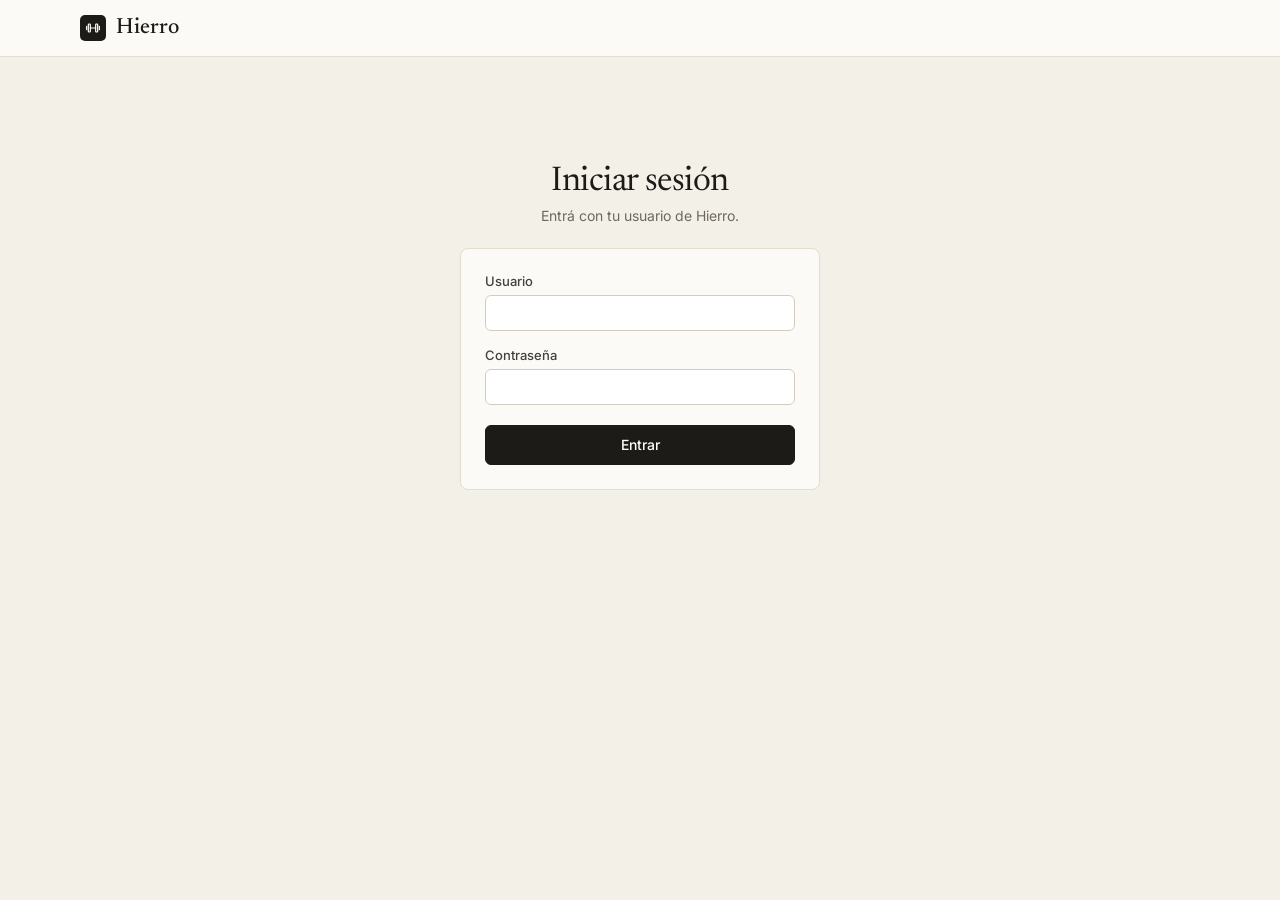
<file: static/login.html>
<!DOCTYPE html>
<html lang="es">
<head>
    <meta charset="UTF-8">
    <meta name="viewport" content="width=device-width, initial-scale=1.0">
    <title>Hierro - Iniciar sesión</title>
    <link rel="preconnect" href="https://fonts.googleapis.com">
    <link rel="stylesheet" href="https://fonts.googleapis.com/css2?family=Inter:wght@400;500;600&family=Newsreader:opsz,wght@6..72,400;6..72,500&display=swap">
    <link rel="stylesheet" href="estilos.css">
</head>
<body class="login">
    <header>
        <div class="barra">
            <span class="marca"><span class="logo"><svg viewBox="0 0 24 24" width="16" height="16" fill="none" stroke="currentColor" stroke-width="1.8" stroke-linecap="round" stroke-linejoin="round" aria-hidden="true"><rect x="5" y="6" width="3" height="12" rx="1"/><rect x="16" y="6" width="3" height="12" rx="1"/><path d="M2.5 9.5v5M21.5 9.5v5M8 12h8"/></svg></span> Hierro</span>
        </div>
    </header>

    <main>
        <!-- Aquí aparecen los mensajes de éxito o error -->
        <div id="mensaje"></div>

        <h1>Iniciar sesión</h1>
        <p class="subtitulo">Entrá con tu usuario de Hierro.</p>

        <section>
            <form onsubmit="iniciarSesion(event)">
                <div class="campos">
                    <label>Usuario <input id="usuario" autocomplete="username" required></label>
                    <label>Contraseña <input id="clave" type="password" autocomplete="current-password" required></label>
                </div>
                <button type="submit">Entrar</button>
            </form>
        </section>
    </main>

    <script src="app.js"></script>
</body>
</html>
</file>
<file: static/estilos.css>
/* =============================================
   Estilos del gimnasio (CSS básico, sin frameworks)
   Diseño: tonos papel, títulos con serif (Newsreader) y texto con Inter.
   Si no hay internet, se usan Georgia y la fuente del sistema.
   ============================================= */

/* Colores y fuentes en un solo lugar: cambiar uno acá lo cambia en todas las páginas */
:root {
    --fondo: #f3f0e8;
    --tarjeta: #fbfaf6;
    --texto: #1d1b18;
    --texto-medio: #45403a;
    --texto-suave: #6e685d;
    --borde: #e2ddd1;
    --borde-suave: #ece8de;
    --borde-campo: #d4cdbf;
    --peligro: #b91c1c;
    --serif: "Newsreader", Georgia, serif;
    --sans: "Inter", "Segoe UI", system-ui, sans-serif;
}

body {
    margin: 0;
    font-family: var(--sans);
    font-size: 14px;
    background: var(--fondo);
    color: var(--texto);
}

/* El atributo hidden tiene que ganarle al display de botones y etiquetas */
[hidden] {
    display: none !important;
}

/* Lo que solo usa el administrador no se muestra a los demás roles (regla 15) */
body:not(.rol-admin) .solo-admin {
    display: none;
}

/* ---------- Barra de arriba ---------- */

header {
    background: var(--tarjeta);
    border-bottom: 1px solid var(--borde);
}

.barra {
    max-width: 1120px;
    margin: 0 auto;
    padding: 0 24px;
    min-height: 56px;
    display: flex;
    align-items: center;
    gap: 32px;
    flex-wrap: wrap;
}

.marca {
    display: flex;
    align-items: center;
    gap: 10px;
    font-family: var(--serif);
    font-size: 22px;
    font-weight: 500;
    color: var(--texto);
    text-decoration: none;
}

/* Logo: una mancuerna dibujada con SVG dentro de un cuadradito oscuro */
.logo {
    width: 26px;
    height: 26px;
    border-radius: 5px;
    background: var(--texto);
    color: white;
    display: inline-flex;
    align-items: center;
    justify-content: center;
    font-family: var(--sans);
    font-size: 12px;
    font-weight: 600;
}

nav {
    display: flex;
    gap: 4px;
    flex: 1;
}

nav a {
    padding: 18px 12px;
    color: var(--texto-suave);
    text-decoration: none;
}

nav a:hover {
    color: var(--texto);
}

/* La página en la que estás se marca con una raya abajo */
nav a.actual {
    color: var(--texto);
    font-weight: 500;
    box-shadow: inset 0 -2px 0 var(--texto);
}

#sesion {
    display: flex;
    align-items: center;
    gap: 12px;
    font-size: 13px;
    color: var(--texto-suave);
}

/* ---------- Contenido ---------- */

main {
    max-width: 1120px;
    margin: 0 auto;
    padding: 40px 24px 64px;
}

/* Jerarquía: título de página grande con serif, secciones medianas, etiquetas chicas */
h1 {
    margin: 0;
    font-family: var(--serif);
    font-size: 44px;
    font-weight: 400;
    letter-spacing: -0.015em;
    line-height: 1.05;
}

.encabezado {
    display: flex;
    align-items: flex-end;
    justify-content: space-between;
    gap: 16px;
    flex-wrap: wrap;
    margin-bottom: 24px;
}

.subtitulo {
    margin: 6px 0 0;
    color: var(--texto-suave);
}

.volver {
    display: inline-block;
    margin-bottom: 8px;
    font-size: 13px;
    color: var(--texto-suave);
    text-decoration: none;
}

h2 {
    margin: 0 0 12px;
    font-family: var(--serif);
    font-size: 23px;
    font-weight: 500;
    letter-spacing: -0.005em;
}

.nota {
    margin: -8px 0 16px;
    font-size: 13px;
    color: var(--texto-suave);
}

section {
    background: var(--tarjeta);
    border: 1px solid var(--borde);
    border-radius: 8px;
    padding: 24px;
    margin-bottom: 24px;
}

section p {
    margin: 8px 0;
}

/* Dos columnas que pasan a una en pantallas chicas (nunca tres: min() evita que se desborde en el celular) */
.columnas {
    display: grid;
    grid-template-columns: repeat(auto-fit, minmax(min(420px, 100%), 1fr));
    gap: 24px;
    align-items: start;
    margin-bottom: 24px;
}

.columnas section {
    margin-bottom: 0;
}

/* ---------- Mensajes ---------- */

.mensaje {
    padding: 12px 16px;
    margin-bottom: 24px;
    border: 1px solid;
    border-radius: 8px;
    font-weight: 500;
}

.mensaje.ok {
    background: #eef3ea;
    color: #2f5a2a;
    border-color: #cbdcc4;
}

.mensaje.error {
    background: #f8ece8;
    color: #8c2a1c;
    border-color: #e8c9c0;
}

/* ---------- Tablas ---------- */

.tabla-scroll {
    overflow-x: auto;
}

/* Una tabla que va pegada a los bordes de su sección */
section .tabla-scroll:last-child {
    margin: 0 -24px -24px;
}

table {
    width: 100%;
    border-collapse: collapse;
}

th, td {
    text-align: left;
    padding: 12px 16px;
    border-bottom: 1px solid var(--borde-suave);
}

th {
    font-size: 11px;
    font-weight: 500;
    text-transform: uppercase;
    letter-spacing: 0.08em;
    color: var(--texto-suave);
    border-bottom-color: var(--borde);
}

th:first-child, td:first-child {
    padding-left: 24px;
}

th:last-child, td:last-child {
    padding-right: 24px;
}

tbody tr:last-child td {
    border-bottom: none;
}

td {
    vertical-align: middle;
}

/* En las entradas de la rutina cada celda tiene varias líneas: alineadas arriba */
#tabla-entradas td {
    vertical-align: top;
}

.acciones {
    white-space: nowrap;
    text-align: right;
}

/* ---------- Estados del socio (regla 2): un punto de color y el texto ---------- */

.estado {
    white-space: nowrap;
    font-weight: normal;
}

.estado::before {
    content: "";
    display: inline-block;
    width: 6px;
    height: 6px;
    margin-right: 8px;
    border-radius: 50%;
    vertical-align: middle;
    background: currentColor;
}

/* En el título de la ficha el estado va dentro de una pastilla */
h1 .estado {
    display: inline-flex;
    align-items: center;
    height: 24px;
    padding: 0 10px;
    margin-left: 8px;
    border: 1px solid var(--borde);
    border-radius: 999px;
    background: var(--tarjeta);
    font-family: var(--sans);
    font-size: 12px;
    font-weight: 500;
    letter-spacing: 0;
    vertical-align: middle;
}

.activo::before { background: #15803d; }
.por-vencer::before { background: #b45309; }
.vencido::before { background: #b91c1c; }
.congelado::before { background: #0369a1; }
.cancelado::before { background: #a8a294; }

/* ---------- Progreso (regla 6) y rutina (regla 12) ---------- */

.va-bien, .hecho {
    color: #2f6b2a;
}

.va-mal, .no-hecho {
    color: var(--peligro);
}

/* ---------- Formularios y botones ---------- */

.campos {
    display: grid;
    grid-template-columns: repeat(auto-fill, minmax(200px, 1fr));
    gap: 16px;
    margin-bottom: 20px;
}

label {
    display: flex;
    flex-direction: column;
    gap: 6px;
    font-size: 13px;
    font-weight: 500;
    color: var(--texto-medio);
}

label.casilla {
    flex-direction: row;
    align-items: center;
    gap: 8px;
    font-weight: normal;
    margin-bottom: 6px;
}

input, select {
    height: 36px;
    box-sizing: border-box;
    padding: 0 10px;
    font-family: inherit;
    font-size: 14px;
    color: var(--texto);
    background: white;
    border: 1px solid var(--borde-campo);
    border-radius: 6px;
}

input:focus, select:focus {
    outline: none;
    border-color: var(--texto);
}

input[type="checkbox"] {
    width: 15px;
    height: 15px;
    margin: 0;
    accent-color: var(--texto);
}

/* Búsqueda de socios: los campos y los botones en una sola fila */
.busqueda {
    display: flex;
    flex-wrap: wrap;
    align-items: flex-end;
    gap: 12px;
    padding-bottom: 20px;
    margin-bottom: 0;
}

.busqueda .campos {
    flex: 1 1 400px;
    grid-template-columns: minmax(180px, 1fr) 250px;
    margin-bottom: 0;
}

.busqueda + .tabla-scroll {
    border-top: 1px solid var(--borde);
}

/* Los precios se editan dentro de la tabla */
td input {
    width: 110px;
    height: 32px;
}

/* Campo y botón en la misma fila (renovar, congelar, peso, IMC) */
.fila {
    display: flex;
    gap: 8px;
    align-items: flex-end;
    margin-bottom: 16px;
}

.fila label {
    flex: 1;
}

button, .boton {
    display: inline-flex;
    align-items: center;
    height: 36px;
    box-sizing: border-box;
    padding: 0 14px;
    font-family: inherit;
    font-size: 14px;
    font-weight: 500;
    background: var(--texto);
    color: white;
    border: 1px solid var(--texto);
    border-radius: 6px;
    cursor: pointer;
    text-decoration: none;
    vertical-align: middle;
}

button:hover {
    background: #3a3631;
}

/* Botón secundario: fondo claro con borde */
button.secundario, #sesion button {
    background: white;
    color: var(--texto);
    border-color: var(--borde-campo);
}

button.secundario:hover, #sesion button:hover {
    background: var(--fondo);
}

#sesion button, td button {
    height: 30px;
    padding: 0 10px;
    font-size: 13px;
}

/* "Ver ficha" es un enlace de texto, no un botón lleno */
.boton {
    height: 30px;
    padding: 0 6px;
    font-size: 13px;
    background: none;
    border: none;
    color: var(--texto-medio);
}

.boton:hover {
    color: var(--texto);
    text-decoration: underline;
}

/* Eliminar y cancelar: texto rojo, sin llamar la atención hasta pasar el mouse */
.boton-eliminar {
    background: white;
    color: var(--peligro);
    border-color: var(--borde);
}

.boton-eliminar:hover {
    background: #f8ece8;
}

/* ---------- Tarjetas con números (dashboard y ficha) ---------- */

/* Celdas unidas por una línea fina: el gap de 1px deja ver el fondo como borde */
.tarjetas {
    display: grid;
    grid-template-columns: repeat(auto-fit, minmax(150px, 1fr));
    gap: 1px;
    background: var(--borde);
    border: 1px solid var(--borde);
    border-radius: 8px;
    overflow: hidden;
    margin-bottom: 24px;
}

section .tarjetas:last-child {
    margin-bottom: 0;
}

/* La etiqueta va arriba y el número abajo (column-reverse invierte el orden del HTML) */
.tarjeta {
    display: flex;
    flex-direction: column-reverse;
    justify-content: flex-end;
    gap: 6px;
    background: var(--tarjeta);
    padding: 18px 20px;
    font-size: 11px;
    font-weight: 500;
    text-transform: uppercase;
    letter-spacing: 0.08em;
    color: var(--texto-suave);
}

.tarjeta .numero {
    font-family: var(--serif);
    font-size: 36px;
    font-weight: 400;
    line-height: 1.1;
    letter-spacing: -0.01em;
    text-transform: none;
    color: var(--texto);
}

.tarjeta .estado {
    color: var(--texto-medio);
}

/* ---------- Gráficos del dashboard (SVG hecho a mano en app.js) ---------- */

.grafico {
    position: relative;
}

.grafico svg {
    display: block;
}

.linea-guia {
    stroke: var(--borde-suave);
}

.eje {
    font-size: 11px;
    fill: var(--texto-suave);
}

.barra {
    fill: #57524a;
}

.zona {
    fill: transparent;
}

/* La columna bajo el mouse se marca más oscura y con un fondo suave */
.columna:hover .barra {
    fill: var(--texto);
}

.columna:hover .zona {
    fill: rgba(29, 27, 24, 0.04);
}

.tooltip {
    position: absolute;
    transform: translate(-50%, calc(-100% - 12px));
    padding: 6px 10px;
    border-radius: 6px;
    background: var(--texto);
    color: white;
    font-size: 12px;
    white-space: nowrap;
    pointer-events: none;
}

/* Ocupación (T10): medio círculo con el número en el centro */
.medidor {
    position: relative;
    max-width: 320px;
    margin: 8px auto 0;
}

.medidor svg {
    display: block;
    width: 100%;
}

/* Puntas rectas: con puntas redondas, un valor chico se veía como una mancha */
.medidor-fondo, .medidor-valor {
    fill: none;
    stroke-width: 14;
}

.medidor-fondo {
    stroke: var(--borde-suave);
}

.medidor-valor {
    stroke: var(--texto);
}

.medidor-texto {
    position: absolute;
    left: 0;
    right: 0;
    bottom: 0;
    display: flex;
    flex-direction: column;
    align-items: center;
    gap: 2px;
    color: var(--texto-suave);
    font-size: 13px;
}

.medidor-numero {
    font-family: var(--serif);
    font-size: 52px;
    line-height: 1;
    color: var(--texto);
}

.medidor-texto strong {
    margin-top: 6px;
    font-size: 11px;
    font-weight: 500;
    text-transform: uppercase;
    letter-spacing: 0.08em;
    color: var(--texto-medio);
}

/* Marca "Adentro" junto al nombre en la tabla de socios */
.adentro {
    margin-left: 8px;
    padding: 2px 8px;
    border: 1px solid var(--borde);
    border-radius: 999px;
    font-size: 11px;
    color: var(--texto-medio);
}

/* Socios por estado: nombre, barra y cantidad en una fila */
.barra-estado {
    display: grid;
    grid-template-columns: 120px 1fr 80px;
    align-items: center;
    gap: 16px;
    padding: 8px 0;
}

.pista {
    height: 8px;
    border-radius: 4px;
    background: var(--borde-suave);
    overflow: hidden;
}

.relleno {
    height: 100%;
    border-radius: 4px;
    background: #57524a;
}

.cantidad {
    text-align: right;
    font-weight: 500;
}

.porcentaje {
    margin-left: 4px;
    font-weight: normal;
    color: var(--texto-suave);
}

/* ---------- Estados vacíos: texto gris y en cursiva, para que no parezca un dato ---------- */

.vacio {
    padding: 28px 24px;
    text-align: center;
    font-style: italic;
    color: var(--texto-suave);
}

.tarjeta .numero.sin-dato {
    color: var(--borde-campo);
}

/* ---------- Listas por estado del dashboard: plegables con <details> ---------- */

.lista-estado {
    background: var(--tarjeta);
    border: 1px solid var(--borde);
    border-radius: 8px;
    margin-bottom: 12px;
    overflow: hidden;
}

.lista-estado summary {
    display: flex;
    align-items: center;
    gap: 10px;
    padding: 16px 24px;
    cursor: pointer;
    font-family: var(--serif);
    font-size: 20px;
    list-style: none;
}

.lista-estado summary::-webkit-details-marker {
    display: none;
}

/* Flechita que gira al abrir */
.lista-estado summary::after {
    content: "";
    width: 7px;
    height: 7px;
    margin-left: auto;
    border-right: 1.5px solid var(--texto-suave);
    border-bottom: 1.5px solid var(--texto-suave);
    transform: rotate(45deg);
    transition: transform 0.15s;
}

.lista-estado[open] summary::after {
    transform: rotate(-135deg);
}

.lista-estado summary .estado {
    font-family: var(--serif);
}

.cantidad-lista {
    font-family: var(--sans);
    font-size: 13px;
    color: var(--texto-suave);
}

.lista-estado[open] summary {
    border-bottom: 1px solid var(--borde);
}

/* ---------- Ficha del socio ---------- */

/* Pestañas: botones de texto con una raya debajo del elegido */
.pestanas {
    display: flex;
    gap: 4px;
    margin-bottom: 24px;
    border-bottom: 1px solid var(--borde);
    overflow-x: auto;
}

button.pestana {
    height: auto;
    padding: 12px 14px;
    background: none;
    border: none;
    border-radius: 0;
    color: var(--texto-suave);
    white-space: nowrap;
}

button.pestana:hover {
    background: none;
    color: var(--texto);
}

button.pestana.actual {
    color: var(--texto);
    box-shadow: inset 0 -2px 0 var(--texto);
}

.zona-peligro {
    border-color: #e8c9c0;
}

/* Filas "dato: valor" con el valor a la derecha */
.dato {
    display: flex;
    justify-content: space-between;
    gap: 16px;
    padding: 10px 0;
    margin: 0;
    border-bottom: 1px solid var(--borde-suave);
}

.dato > span:first-child {
    color: var(--texto-suave);
}

.aviso {
    display: flex;
    align-items: center;
    justify-content: space-between;
    gap: 16px;
    flex-wrap: wrap;
    padding: 14px 20px;
    margin-bottom: 24px;
    background: var(--tarjeta);
    border: 1px solid var(--borde);
    border-radius: 8px;
}

.separador {
    border-top: 1px solid var(--borde-suave);
    padding-top: 16px;
}

#ejercicios-del-dia {
    margin: 4px 0 16px;
    padding-left: 18px;
    color: var(--texto-medio);
}

/* ---------- Página de login ---------- */

.login main {
    max-width: 360px;
    padding-top: 12vh;
    text-align: center;
}

.login h1 {
    font-size: 34px;
}

.login section {
    margin-top: 24px;
    text-align: left;
}

.login .campos {
    grid-template-columns: 1fr;
}

.login button[type="submit"] {
    width: 100%;
    justify-content: center;
    height: 40px;
}

/* ---------- Pantallas chicas ---------- */

@media (max-width: 700px) {
    .barra {
        gap: 0 16px;
        padding: 8px 16px 0;
    }

    nav {
        order: 3;
        flex-basis: 100%;
        overflow-x: auto;
    }

    nav a {
        padding: 12px;
    }

    #sesion {
        margin-left: auto;
    }

    main {
        padding: 28px 16px 48px;
    }

    h1 {
        font-size: 34px;
    }

    .busqueda .campos {
        grid-template-columns: 1fr;
    }

    section {
        padding: 20px;
    }

    section .tabla-scroll:last-child {
        margin: 0 -20px -20px;
    }
}
</file>
